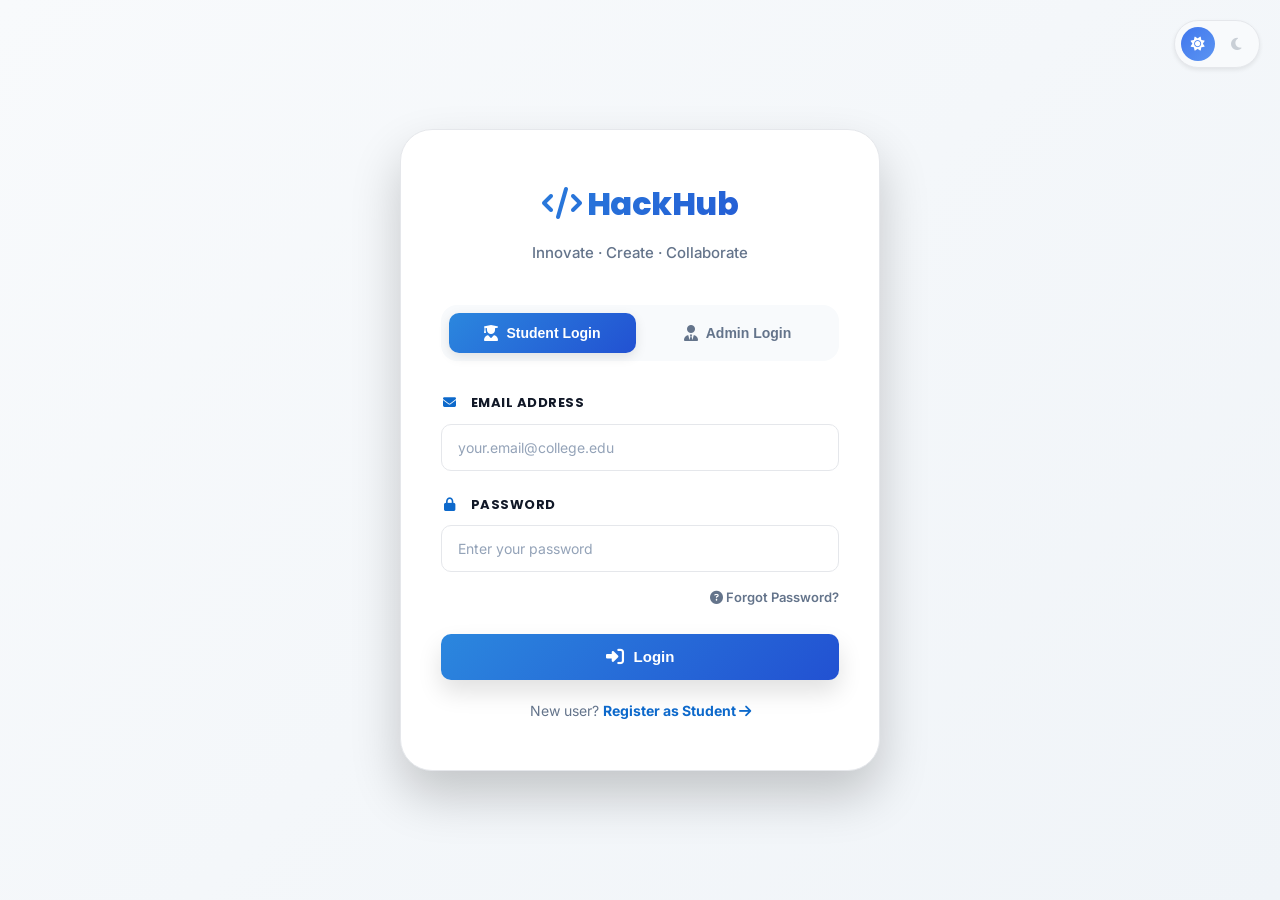
<file: index.html>
<!DOCTYPE html>
<html lang="en">

<head>
    <meta charset="UTF-8">
    <meta name="viewport" content="width=device-width, initial-scale=1.0">
    <title>Hackathon Management System</title>
    <link rel="stylesheet" href="https://cdnjs.cloudflare.com/ajax/libs/font-awesome/6.4.0/css/all.min.css">
    <link rel="stylesheet" href="styles.css">
</head>

<body class="login-page">
    <!-- Dark Mode Toggle -->
    <div class="dark-mode-toggle" onclick="toggleDarkMode()">
        <i class="fas fa-sun"></i>
        <i class="fas fa-moon"></i>
    </div>

    <div class="login-container">
        <div class="login-card">
            <div class="login-header">
                <h1><i class="fas fa-code"></i> HackHub</h1>
                <p>Innovate · Create · Collaborate</p>
            </div>

            <!-- Login Section -->
            <div id="loginSection">
                <div class="login-tabs">
                    <button class="tab-btn active" onclick="switchTab('student')">
                        <i class="fas fa-user-graduate"></i> Student Login
                    </button>
                    <button class="tab-btn" onclick="switchTab('admin')">
                        <i class="fas fa-user-tie"></i> Admin Login
                    </button>
                </div>

                <form onsubmit="handleLogin(event)">
                    <div class="form-group">
                        <label><i class="fas fa-envelope"></i> Email Address</label>
                        <input type="email" id="email" placeholder="your.email@college.edu" required>
                    </div>

                    <div class="form-group">
                        <label><i class="fas fa-lock"></i> Password</label>
                        <input type="password" id="password" placeholder="Enter your password" required>
                        <div class="forgot-password">
                            <a href="#" onclick="showForgotPassword()">
                                <i class="fas fa-question-circle"></i> Forgot Password?
                            </a>
                        </div>
                    </div>

                    <button type="submit" class="login-btn">
                        <i class="fas fa-sign-in-alt"></i> Login
                    </button>

                    <p class="register-link" id="registerLinkContainer">
                        New user?
                        <a href="#" onclick="showRegistration()">
                            Register as Student <i class="fas fa-arrow-right"></i>
                        </a>
                    </p>
                </form>
            </div>

            <!-- Registration Section -->
            <div id="registrationSection" style="display: none;">
                <div class="login-header">
                    <h2 id="registrationTitle">Student Registration</h2>
                    <p>Student ID will be auto-generated</p>
                </div>

                <form onsubmit="handleRegistration(event)">
                    <div class="form-group">
                        <label><i class="fas fa-user"></i> Full Name</label>
                        <input type="text" id="regName" placeholder="Enter your full name" required>
                    </div>

                    <div class="form-group">
                        <label><i class="fas fa-university"></i> College Name</label>
                        <input type="text" id="regCollegeName" placeholder="Enter your college name" required>
                    </div>

                    <div class="form-group">
                        <label><i class="fas fa-envelope"></i> Email Address</label>
                        <input type="email" id="regEmail" placeholder="your.email@college.edu" required>
                    </div>

                    <div class="form-row">
                        <div class="form-group">
                            <label><i class="fas fa-lock"></i> Password</label>
                            <input type="password" id="regPassword" placeholder="Create password" required>
                        </div>
                        <div class="form-group">
                            <label><i class="fas fa-lock"></i> Confirm</label>
                            <input type="password" id="regConfirmPassword" placeholder="Confirm password" required>
                        </div>
                    </div>

                    <div id="studentRegFields">
                        <div class="form-row">
                            <div class="form-group">
                                <label><i class="fas fa-building"></i> Department</label>
                                <select id="regDepartment">
                                    <option value="">Select Department</option>
                                    <option value="Computer Science">Computer Science</option>
                                    <option value="Information Technology">Information Technology</option>
                                    <option value="Electronics">Electronics</option>
                                    <option value="Mechanical">Mechanical</option>
                                    <option value="Civil">Civil</option>
                                    <option value="Electrical">Electrical</option>
                                    <option value="MBA">MBA</option>
                                    <option value="BCA">BCA</option>
                                    <option value="MCA">MCA</option>
                                    <option value="Other">Other</option>
                                </select>
                            </div>
                            <div class="form-group">
                                <label><i class="fas fa-calendar"></i> Year</label>
                                <select id="regYear">
                                    <option value="">Select Year</option>
                                    <option value="1">1st Year</option>
                                    <option value="2">2nd Year</option>
                                    <option value="3">3rd Year</option>
                                    <option value="4">4th Year</option>
                                </select>
                            </div>
                        </div>
                    </div>

                    <button type="submit" class="login-btn">
                        <i class="fas fa-user-plus"></i> Register
                    </button>

                    <p class="register-link">
                        Already have an account?
                        <a href="#" onclick="showLogin()">
                            Login here <i class="fas fa-arrow-right"></i>
                        </a>
                    </p>
                </form>
            </div>

            <!-- Forgot Password Section -->
            <div id="forgotSection" style="display: none;">
                <div class="login-header">
                    <h2><i class="fas fa-key"></i> Reset Password</h2>
                    <p>Enter your email and new password</p>
                </div>

                <form onsubmit="handleForgotPassword(event)">
                    <div class="form-group">
                        <label><i class="fas fa-envelope"></i> Email</label>
                        <input type="email" id="forgotEmail" placeholder="Enter your email" required>
                    </div>

                    <div class="form-group">
                        <label><i class="fas fa-lock"></i> New Password</label>
                        <input type="password" id="forgotPassword" placeholder="Enter new password" required>
                    </div>

                    <button type="submit" class="login-btn">
                        <i class="fas fa-sync"></i> Update Password
                    </button>

                    <p class="register-link">
                        Remember password?
                        <a href="#" onclick="showLogin()">
                            Login here <i class="fas fa-arrow-right"></i>
                        </a>
                    </p>
                </form>
            </div>
        </div>
    </div>

    <script>
        // Auto-redirect if already logged in
        window.addEventListener('load', () => {
            const currentUser = localStorage.getItem('currentUser');
            const userType = localStorage.getItem('userType');

            if (currentUser && userType) {
                if (userType === 'admin') {
                    window.location.href = 'admin.html';
                } else if (userType === 'student') {
                    window.location.href = 'student.html';
                }
            }
        });

        // Tab switching
        function switchTab(type) {
            const tabs = document.querySelectorAll('.tab-btn');
            tabs.forEach(tab => tab.classList.remove('active'));
            event.target.classList.add('active');

            const emailInput = document.getElementById('email');
            const registerLinkContainer = document.getElementById('registerLinkContainer');

            if (type === 'admin') {
                emailInput.placeholder = 'admin@college.edu';
                registerLinkContainer.innerHTML = '';
            } else {
                emailInput.placeholder = 'your.email@college.edu';
                registerLinkContainer.innerHTML = 'New user? <a href="#" onclick="showRegistration()">Register as Student <i class="fas fa-arrow-right"></i></a>';
            }
        }

        // Show/Hide sections
        function showRegistration() {
            const activeTab = document.querySelector('.tab-btn.active').textContent;
            const regTitle = document.getElementById('registrationTitle');
            const studentFields = document.getElementById('studentRegFields');

            if (activeTab.includes('Admin')) {
                regTitle.textContent = 'Admin Registration';
                studentFields.style.display = 'none';
            } else {
                regTitle.textContent = 'Student Registration';
                studentFields.style.display = 'block';
            }

            document.getElementById('loginSection').style.display = 'none';
            document.getElementById('registrationSection').style.display = 'block';
        }

        function showLogin() {
            document.getElementById('loginSection').style.display = 'block';
            document.getElementById('registrationSection').style.display = 'none';
            document.getElementById('forgotSection').style.display = 'none';
        }

        function showForgotPassword() {
            document.getElementById('loginSection').style.display = 'none';
            document.getElementById('registrationSection').style.display = 'none';
            document.getElementById('forgotSection').style.display = 'block';
        }

        // Generate random Student ID between 100001 and 999999
        function generateStudentId() {
            return Math.floor(Math.random() * (999999 - 100001 + 1)) + 100001;
        }

        // Handle Login
        async function handleLogin(event) {
            event.preventDefault();

            let activeTab = document.querySelector('.tab-btn.active').textContent;
            let expectedRole = activeTab.includes('Admin') ? 'admin' : 'student';

            let email = document.getElementById("email").value;
            let password = document.getElementById("password").value;

            let formData = new FormData();
            formData.append("email", email);
            formData.append("password", password);

            try {
                let response = await fetch("login.php", {
                    method: "POST",
                    body: formData
                });

                let text = await response.text();
                console.log("Server Response:", text);

                let result;
                try {
                    result = JSON.parse(text);
                } catch (e) {
                    alert("Server error. Please try again.");
                    console.error("Invalid JSON:", text);
                    return;
                }

                /* ADMIN LOGIN */
                if (result.type === "admin") {
                    if (expectedRole !== "admin") {
                        alert("Please login through Admin Login tab.");
                        return;
                    }

                    localStorage.setItem("userType", "admin");
                    localStorage.setItem("currentUser", JSON.stringify(result));
                    window.location.href = "admin.html";
                    return;
                }

                /* STUDENT LOGIN */
                if (result.type === "student") {
                    if (expectedRole !== "student") {
                        alert("Please login through Student Login tab.");
                        return;
                    }

                    localStorage.setItem("userType", "student");
                    localStorage.setItem("currentUser", JSON.stringify(result));
                    window.location.href = "student.html";
                    return;
                }

                /* INVALID LOGIN */
                if (result.type === "invalid") {
                    alert("Invalid email or password");
                    return;
                }

            } catch (error) {
                console.error("Login Error:", error);
                alert("Server error. Please try again.");
            }
        }

        // Handle Registration
        async function handleRegistration(event) {
            event.preventDefault();

            let name = document.getElementById("regName").value;
            let collegeName = document.getElementById("regCollegeName").value;
            let email = document.getElementById("regEmail").value;
            let password = document.getElementById("regPassword").value;
            let confirmPassword = document.getElementById("regConfirmPassword").value;
            let department = document.getElementById("regDepartment").value;
            let year = document.getElementById("regYear").value;

            if (password !== confirmPassword) {
                alert("Passwords do not match");
                return;
            }

            if (!collegeName) {
                alert("Please enter your college name");
                return;
            }

            let formData = new FormData();
            formData.append("name", name);
            formData.append("college_name", collegeName);
            formData.append("email", email);
            formData.append("password", password);
            formData.append("department", department);
            formData.append("year", year);

            try {
                let response = await fetch("register.php", {
                    method: "POST",
                    body: formData
                });

                let result = await response.text();

                if (result.trim() === "success") {
                    alert("Registration successful!\nPlease login.");
                    showLogin();
                }
                else if (result.trim() === "email_exists") {
                    alert("Email already exists");
                }
                else {
                    alert(" Registration failed");
                }

            } catch (error) {
                console.error("Registration Error:", error);
                alert("Server error. Try again.");
            }
        }

        // Handle Forgot Password
        async function handleForgotPassword(event) {
            event.preventDefault();

            let email = document.getElementById("forgotEmail").value;
            let newPassword = document.getElementById("forgotPassword").value;

            let formData = new FormData();
            formData.append("email", email);
            formData.append("new_password", newPassword);

            try {
                let response = await fetch("forgot_password.php", {
                    method: "POST",
                    body: formData
                });

                let result = await response.text();
                alert(result);

                if (result.includes("success")) {
                    showLogin();
                }
            } catch (error) {
                alert("Error resetting password");
                console.error(error);
            }
        }



        document.addEventListener("DOMContentLoaded", function () {

            const mode = localStorage.getItem("authMode");

            if (mode === "register") {
                showRegisterForm();
            } else {
                showLoginForm();
            }

        });




    </script>

    <script>



        document.addEventListener("DOMContentLoaded", function () {

            const mode = localStorage.getItem("authMode");

            if (mode === "register") {
                showRegisterForm();
            } else {
                showLoginForm();
            }

            // clear after use
            localStorage.removeItem("authMode");
        });
        function showLoginForm() {
            document.getElementById("loginSection").style.display = "block";
            document.getElementById("registrationSection").style.display = "none";
            document.getElementById("forgotSection").style.display = "none";
        }

        function showRegisterForm() {
            document.getElementById("loginSection").style.display = "none";
            document.getElementById("registrationSection").style.display = "block";
            document.getElementById("forgotSection").style.display = "none";
        }

        // Dark Mode Toggle
        function toggleDarkMode() {
            document.body.classList.toggle('dark-mode');
            localStorage.setItem('darkMode', document.body.classList.contains('dark-mode'));
        }

        // Load dark mode preference
        if (localStorage.getItem('darkMode') === 'true') {
            document.body.classList.add('dark-mode');
        }

    </script>
</body>

</html>
</file>
<file: styles.css>
/* Enterprise-Grade Professional Dashboard Theme  */
@import url('https://fonts.googleapis.com/css2?family=Poppins:wght@300;400;500;600;700;800;900&family=Inter:wght@300;400;500;600;700;800&display=swap');
@import url('https://cdnjs.cloudflare.com/ajax/libs/font-awesome/6.4.0/css/all.min.css');

:root {
    /* Unified Theme Palette - Light Blue Theme */
    --primary-color: #0d69cb;
    --primary-dark: #0e4490;
    --primary-light: #0669d4;
    --secondary-color: #0666d4;
    --accent-color: #0860b2;
    --success-color: #10b981;
    --warning-color: #f59e0b;
    --danger-color: #ef4444;
    
    /* Gradient Combinations - Light Blue Theme */
    --primary-gradient: linear-gradient(135deg, #2b87de 0%, #2251d2 100%);
    --secondary-gradient: linear-gradient(135deg, #256bb1 0%, #0e5390 100%);
    --accent-gradient: linear-gradient(135deg, #0677d4 0%, #1c5fca 100%);
    --success-gradient: linear-gradient(135deg, #10B981 0%, #34D399 100%);
    
    /* Surface Colors */
    --bg-primary: #FFFFFF;
    --bg-secondary: #F8FAFC;
    --bg-tertiary: #EFF6FF;
    --text-primary: #111827;
    --text-secondary: #64748B;
    --text-tertiary: #94A3B8;
    --border-color: #E5E7EB;
    --border-subtle: #E2E8F0;
    
    /* Shadow System */
    --shadow-xs: 0 1px 2px rgba(0, 0, 0, 0.05);
    --shadow-sm: 0 2px 4px rgba(0, 0, 0, 0.08);
    --shadow-md: 0 4px 12px rgba(0, 0, 0, 0.1);
    --shadow-lg: 0 12px 24px rgba(0, 0, 0, 0.12);
    --shadow-xl: 0 20px 40px rgba(0, 0, 0, 0.15);
    --shadow-2xl: 0 25px 50px rgba(0, 0, 0, 0.2);
    
    /* Spacing */
    --radius-sm: 6px;
    --radius-md: 10px;
    --radius-lg: 16px;
    --radius-xl: 24px;
    --radius-2xl: 32px;
}

/* Unified Dashboard Backgrounds */
.dashboard-page.student-dashboard,
.dashboard-page.admin-dashboard {
    background: linear-gradient(135deg, #EFF6FF 0%, #DBEAFE 100%);
    background-attachment: fixed;
    overflow: auto;
    scrollbar-width: none;
}

body.dark-mode.dashboard-page.student-dashboard,
body.dark-mode.dashboard-page.admin-dashboard {
    background: linear-gradient(135deg, #0F172A 0%, #1E293B 100%);
}

* {
    margin: 0;
    padding: 0;
    box-sizing: border-box;
}

html {
    scroll-behavior: smooth;
    overflow: auto;
    scrollbar-width: none;
    box-sizing: border-box;
}

html::-webkit-scrollbar {
    display: none;
}

body {
    font-family: 'Inter', -apple-system, BlinkMacSystemFont, 'Segoe UI', sans-serif;
    background: linear-gradient(135deg, #F8FAFC 0%, #EFF6FF 100%);
    background-attachment: fixed;
    color: var(--text-primary);
    line-height: 1.6;
    min-height: 100vh;
    overflow: auto;
    scrollbar-width: none;
    margin: 0;
    padding: 0;
}

body::-webkit-scrollbar {
    display: none;
}

/* Dark Mode Styles */
body.dark-mode {
    --bg-primary: #161B22;
    --bg-secondary: #0D1117;
    --bg-tertiary: #111827;
    --text-primary: #E6EDF3;
    --text-secondary: #8B94A0;
    --text-tertiary: #94A3B8;
    --border-color: #30363D;
    --border-subtle: #21262D;
    background: linear-gradient(135deg, #0D1117 0%, #161B22 100%);
}

/* Prevent text selection for UI elements */
button, a, [role="button"] {
    user-select: none;
}

/* ==================== DARK MODE TOGGLE ==================== */
.dark-mode-toggle {
    display: flex;
    align-items: center;
    gap: 4px;
    background: var(--bg-secondary);
    border-radius: 50px;
    padding: 6px;
    cursor: pointer;
    border: 1px solid var(--border-color);
    transition: all 0.3s cubic-bezier(0.4, 0, 0.2, 1);
    box-shadow: var(--shadow-sm);
}

.dark-mode-toggle:hover {
    box-shadow: var(--shadow-md);
}

.dark-mode-toggle i {
    width: 34px;
    height: 34px;
    display: flex;
    align-items: center;
    justify-content: center;
    border-radius: 50%;
    font-size: 14px;
    transition: all 0.3s ease;
}

.dark-mode-toggle .fa-sun {
    color: #f59e0b;
}

.dark-mode-toggle .fa-moon {
    color: #c9cfd6;
}

body:not(.dark-mode) .dark-mode-toggle .fa-sun {    
    background: linear-gradient(135deg, #4077ed 0%, #5c95f2 100%);
    color: white;
}

body.dark-mode .dark-mode-toggle .fa-moon {
    background: linear-gradient(135deg, #131414 0%, #bcd9e0 100%);
    color: white;
}

.login-page .dark-mode-toggle {
    position: fixed;
    top: 20px;
    right: 20px;
    z-index: 9999;
}

/* ==================== LOGIN PAGE STYLES ==================== */
.login-page {
    min-height: 100vh;
    display: flex;
    align-items: center;
    justify-content: center;
    padding: 20px;
    background: linear-gradient(135deg, #f8fafc 0%, #f0f4f8 100%);
    background-attachment: fixed;
}

body.dark-mode .login-page {
    background: linear-gradient(135deg, #0f172a 0%, #1a1f35 100%);
}

.login-container {
    width: 100%;
    max-width: 480px;
    animation: slideUpFade 0.6s cubic-bezier(0.34, 1.56, 0.64, 1);
}

@keyframes slideUpFade {
    from {
        opacity: 0;
        transform: translateY(30px);
    }
    to {
        opacity: 1;
        transform: translateY(0);
    }
}

.login-card {
    background: var(--bg-primary);
    border-radius: var(--radius-2xl);
    box-shadow: var(--shadow-2xl);
    padding: 48px 40px;
    border: 1px solid var(--border-color);
    backdrop-filter: blur(10px);
}

.login-header {
    text-align: center;
    margin-bottom: 40px;
}

.login-header h1 {
    font-size: 32px;
    font-weight: 800;
    background: var(--primary-gradient);
    -webkit-background-clip: text;
    -webkit-text-fill-color: transparent;
    background-clip: text;
    margin-bottom: 12px;
    letter-spacing: -0.5px;
}

.login-header p {
    color: var(--text-secondary);
    font-size: 15px;
    font-weight: 500;
}

.login-tabs {
    display: flex;
    gap: 8px;
    background: var(--bg-secondary);
    padding: 8px;
    border-radius: var(--radius-lg);
    margin-bottom: 32px;
}

.tab-btn {
    flex: 1;
    padding: 12px 16px;
    border: none;
    background: transparent;
    border-radius: var(--radius-md);
    font-weight: 600;
    font-size: 14px;
    color: var(--text-secondary);
    cursor: pointer;
    transition: all 0.3s cubic-bezier(0.4, 0, 0.2, 1);
    display: flex;
    align-items: center;
    justify-content: center;
    gap: 8px;
}

.tab-btn i {
    font-size: 16px;
}

.tab-btn.active {
    background: var(--primary-gradient);
    color: white;
    box-shadow: var(--shadow-md);
}

.tab-btn:hover:not(.active) {
    color: var(--text-primary);
}

.form-group {
    margin-bottom: 18px;
}

.form-group label {
    display: block;
    font-size: 13px;
    font-weight: 600;
    color: var(--text-primary);
    margin-bottom: 8px;
    text-transform: uppercase;
    letter-spacing: 0.5px;
}

.form-group label i {
    color: var(--primary-color);
    margin-right: 6px;
    width: 18px;
}

.form-group input,
.form-group select,
.form-group textarea {
    width: 100%;
    padding: 12px 16px;
    border: 1.5px solid var(--border-color);
    border-radius: var(--radius-md);
    font-size: 14px;
    font-family: inherit;
    background: var(--bg-primary);
    color: var(--text-primary);
    transition: all 0.3s cubic-bezier(0.4, 0, 0.2, 1);
}

.form-group input::placeholder,
.form-group textarea::placeholder {
    color: var(--text-tertiary);
}

.form-group input:focus,
.form-group select:focus,
.form-group textarea:focus {
    outline: none;
    border-color: var(--primary-color);
    box-shadow: 0 0 0 4px rgba(99, 102, 241, 0.1);
    background: var(--bg-primary);
}

.form-row {
    display: grid;
    grid-template-columns: 1fr 1fr;
    gap: 16px;
    margin-bottom: 18px;
}

.login-btn {
    width: 100%;
    padding: 14px 24px;
    border: none;
    border-radius: var(--radius-md);
    font-size: 15px;
    font-weight: 700;
    cursor: pointer;
    transition: all 0.3s cubic-bezier(0.4, 0, 0.2, 1);
    background: var(--primary-gradient);
    color: white;
    margin-bottom: 16px;
    display: flex;
    align-items: center;
    justify-content: center;
    gap: 10px;
    box-shadow: var(--shadow-lg);
}

.login-btn:hover {
    transform: translateY(-2px);
    box-shadow: var(--shadow-xl);
}

.login-btn:active {
    transform: translateY(0);
}

.login-btn i {
    font-size: 18px;
}

.register-link {
    text-align: center;
    color: var(--text-secondary);
    font-size: 14px;
    margin-top: 20px;
}

.register-link a {
    color: var(--primary-color);
    text-decoration: none;
    font-weight: 700;
    transition: all 0.3s ease;
}

.register-link a:hover {
    color: var(--secondary-color);
    text-decoration: underline;
}

.forgot-password {
    text-align: right;
    margin-top: 12px;
}

.forgot-password a {
    color: var(--text-secondary);
    text-decoration: none;
    font-size: 13px;
    font-weight: 600;
    transition: all 0.3s ease;
}

.forgot-password a:hover {
    color: var(--primary-color);
}

/* ==================== DASHBOARD LAYOUT ==================== */
.dashboard-container {
    min-height: 100vh;
    background: var(--bg-secondary);
    display: flex;
    flex-direction: column;
}

.dashboard-header {
    background: var(--bg-primary);
    border-bottom: 1px solid var(--border-color);
    box-shadow: var(--shadow-md);
    position: sticky;
    top: 0;
    z-index: 100;
    padding: 0 32px;
    transition: all 0.3s ease;
}

.header-content {
    display: flex;
    justify-content: space-between;
    align-items: center;
    height: 80px;
}

.header-left {
    display: flex;
    align-items: center;
    gap: 24px;
}

.menu-toggle {
    font-size: 24px;
    color: var(--text-primary);
    background: transparent;
    border: none;
    cursor: pointer;
    width: 44px;
    height: 44px;
    border-radius: var(--radius-lg);
    display: flex;
    align-items: center;
    justify-content: center;
    transition: all 0.3s cubic-bezier(0.4, 0, 0.2, 1);
}

.menu-toggle:hover {
    background: var(--bg-secondary);
    color: var(--primary-color);
}

.header-content h1 {
    font-size: 26px;
    font-weight: 800;
    background: var(--primary-gradient);
    -webkit-background-clip: text;
    -webkit-text-fill-color: transparent;
    background-clip: text;
}

.header-icons {
    display: flex;
    align-items: center;
    gap: 24px;
}

/* Profile & Settings Dropdowns */
.top-right-profile,
.settings-menu {
    position: relative;
}

.profile-trigger,
.settings-logo {
    width: 44px;
    height: 44px;
    border-radius: var(--radius-lg);
    background: var(--bg-secondary);
    display: flex;
    align-items: center;
    justify-content: center;
    cursor: pointer;
    transition: all 0.3s cubic-bezier(0.4, 0, 0.2, 1);
    border: 1px solid transparent;
    font-size: 20px;
}

.profile-trigger,
.settings-logo {
    color: var(--text-primary);
}

.profile-trigger:hover,
.settings-logo:hover {
    background: var(--primary-gradient);
    color: white;
    transform: scale(1.05);
    box-shadow: var(--shadow-md);
}

.profile-dropdown,
.settings-dropdown {
    position: absolute;
    right: 0;
    top: 120%;
    width: 280px;
    background: var(--bg-primary);
    border-radius: var(--radius-lg);
    box-shadow: var(--shadow-2xl);
    border: 1px solid var(--border-color);
    padding: 16px;
    display: none;
    z-index: 1000;
    animation: dropdownSlide 0.3s cubic-bezier(0.4, 0, 0.2, 1);
}

@keyframes dropdownSlide {
    from {
        opacity: 0;
        transform: translateY(-12px);
    }
    to {
        opacity: 1;
        transform: translateY(0);
    }
}

.top-right-profile.active .profile-dropdown,
.settings-menu.active .settings-dropdown {
    display: block;
}

.profile-dropdown h4,
.settings-dropdown h3 {
    font-size: 16px;
    font-weight: 700;
    color: var(--text-primary);
    margin-bottom: 16px;
    padding-bottom: 12px;
    border-bottom: 1px solid var(--border-color);
}

.profile-dropdown p,
.settings-dropdown p {
    color: var(--text-secondary);
    margin-bottom: 10px;
    font-size: 14px;
    cursor: pointer;
    padding: 10px;
    border-radius: var(--radius-md);
    transition: all 0.3s ease;
}

.profile-dropdown p:hover,
.settings-dropdown p:hover {
    background: var(--bg-secondary);
    color: var(--primary-color);
}

.profile-dropdown p span {
    color: var(--primary-color);
    font-weight: 700;
    margin-left: 6px;
}

/* Sidebar - Narrow Collapsed by Default - Fixed without scroll */
.sidebar {
    position: fixed;
    top: 90px;
    left: 0;
    width: 80px;
    height: calc(100vh - 90px);
    background: var(--bg-primary);
    border-right: 1px solid var(--border-color);
    box-shadow: 0 2px 8px rgba(0, 0, 0, 0.05);
    transition: width 0.3s cubic-bezier(0.4, 0, 0.2, 1);
    z-index: 99;
    overflow: hidden;
    display: flex;
    flex-direction: column;
}

.sidebar.active {
    width: 260px;
}

.sidebar.active {
    width: 260px;
}

.sidebar .nav-menu {
    overflow: hidden;
    max-height: calc(100vh - 180px);
}

.sidebar-close-arrow {
    position: absolute;
    top: 16px;
    right: 16px;
    background: transparent;
    border: none;
    font-size: 24px;
    color: var(--text-secondary);
    cursor: pointer;
    width: 40px;
    height: 40px;
    border-radius: var(--radius-lg);
    display: flex;
    align-items: center;
    justify-content: center;
    transition: all 0.3s ease;
}

.sidebar-close-arrow:hover {
    background: var(--bg-secondary);
    color: var(--primary-color);
}

.sidebar-user-header {
    padding: 20px 15px;
    text-align: center;
    border-bottom: 1px solid var(--border-color);
    display: flex;
    flex-direction: column;
    align-items: center;
    gap: 8px;
}

.sidebar-avatar {
    width: 48px;
    height: 48px;
    border-radius: 10px;
    background: var(--primary-gradient);
    display: flex;
    align-items: center;
    justify-content: center;
    margin: 0 auto;
    font-size: 22px;
    color: white;
    font-weight: 700;
    flex-shrink: 0;
}

.sidebar-user-header h3 {
    color: var(--text-primary);
    font-size: 10px;
    font-weight: 700;
    margin-bottom: 0;
    opacity: 0;
    transition: opacity 0.3s ease;
    height: 1.2rem;
}

.sidebar.active .sidebar-user-header h3 {
    opacity: 1;
}

.sidebar.active .sidebar-user-header h3 {
    opacity: 1;
}

.sidebar-user-header p {
    color: var(--text-secondary);
    font-size: 10px;
    font-weight: 500;
    opacity: 0;
    transition: opacity 0.3s ease;
    margin: 0;
    height: 1rem;
    line-height: 1rem;
}

.sidebar.active .sidebar-user-header p {
    opacity: 1;
}

.sidebar.active .sidebar-user-header p {
    opacity: 1;
}

.nav-menu {
    list-style: none;
    padding: 12px 0;
}

.nav-link {
    display: flex;
    flex-direction: column;
    align-items: center;
    gap: 4px;
    padding: 10px 8px;
    color: var(--text-secondary);
    text-decoration: none;
    font-weight: 600;
    transition: all 0.3s cubic-bezier(0.4, 0, 0.2, 1);
    border-left: 3px solid transparent;
    margin: 0 6px;
    border-radius: 8px;
    border-left: 0;
    justify-content: center;
    font-size: 10px;
    white-space: nowrap;
}

.nav-link span {
    opacity: 0;
    transition: opacity 0.3s ease;
    font-size: 10px;
}

.sidebar.active .nav-link {
    flex-direction: row;
    padding: 12px 15px;
    margin: 0;
    gap: 12px;
}

.sidebar.active .nav-link span {
    opacity: 1;
    font-size: 0.95rem;
}

.nav-link i {
    width: 20px;
    font-size: 20px;
    color: var(--text-secondary);
    transition: color 0.3s ease;
}

.nav-link:hover {
    background: var(--bg-secondary);
    color: var(--primary-color);
}

.nav-link:hover i {
    color: var(--primary-color);
}

.nav-link.active {
    background: linear-gradient(90deg, rgba(6, 182, 212, 0.1) 0%, transparent 100%);
    color: var(--primary-color);
    border-left-color: transparent;
    font-weight: 700;
}



/* Main Content */
.main-content {
    flex: 1;
    padding: 32px 32px 60px 32px;
    margin-left: 0;
    transition: margin-left 0.3s ease;
    overflow-y: auto;
    overflow-x: hidden;
    height: calc(100vh - 90px);
    box-sizing: border-box;
}

.main-content::-webkit-scrollbar {
    width: 8px;
}

.main-content::-webkit-scrollbar-track {
    background: transparent;
    margin-top: 10px;
    margin-bottom: 10px;
}

.main-content::-webkit-scrollbar-thumb {
    background: rgba(6, 182, 212, 0.4);
    border-radius: 4px;
}

.main-content::-webkit-scrollbar-thumb:hover {
    background: rgba(6, 182, 212, 0.7);
}

.content-section {
    display: none;
    animation: fadeInUp 0.4s cubic-bezier(0.4, 0, 0.2, 1);
    margin-bottom: 80px;
}

.content-section.active {
    display: block;
}

@keyframes fadeInUp {
    from {
        opacity: 0;
        transform: translateY(20px);
    }
    to {
        opacity: 1;
        transform: translateY(0);
    }
}

/* ==================== SECTION HEADER ==================== */
.section-header {
    display: flex;
    align-items: center;
    gap: 16px;
    margin-bottom: 32px;
}

.section-header h2 {
    color: var(--text-primary);
    font-size: 28px;
    font-weight: 800;
    display: flex;
    align-items: center;
    gap: 12px;
    letter-spacing: -0.5px;
}

.section-header h2 i {
    background: var(--primary-gradient);
    -webkit-background-clip: text;
    -webkit-text-fill-color: transparent;
    background-clip: text;
    font-size: 32px;
}

.back-btn {
    width: 44px;
    height: 44px;
    border-radius: var(--radius-lg);
    background: var(--bg-primary);
    border: 1.5px solid var(--border-color);
    color: var(--text-primary);
    cursor: pointer;
    display: flex;
    align-items: center;
    justify-content: center;
    transition: all 0.3s cubic-bezier(0.4, 0, 0.2, 1);
}

.back-btn:hover {
    background: var(--primary-gradient);
    color: white;
    border-color: transparent;
    transform: translateX(-2px);
}

.section-pill {
    background: var(--primary-gradient);
    color: white;
    text-align: center;
    padding: 16px 32px;
    border-radius: 50px;
    font-size: 18px;
    font-weight: 700;
    letter-spacing: 0.5px;
    margin: 0 auto 32px;
    width: fit-content;
    box-shadow: var(--shadow-lg);
}

.dashboard-banner {
    width: 100%;
    height: 200px;
    object-fit: cover;
    border-radius: var(--radius-lg);
    margin-bottom: 32px;
    box-shadow: var(--shadow-lg);
}

/* ==================== STAT GRID ==================== */
.stat-grid {
    display: grid;
    grid-template-columns: repeat(4, 1fr);
    gap: 16px;
    margin-bottom: 20px;
}

.stat-box {
    background: var(--bg-primary);
    border-radius: var(--radius-lg);
    padding: 18px;
    text-align: center;
    border: 1.5px solid var(--border-color);
    box-shadow: var(--shadow-md);
    transition: all 0.35s cubic-bezier(0.4, 0, 0.2, 1);
    position: relative;
    overflow: hidden;
}

.stat-box::before {
    content: '';
    position: absolute;
    top: 0;
    left: 0;
    right: 0;
    height: 4px;
    background: var(--primary-gradient);
}

.stat-box:hover {
    transform: translateY(-8px);
    box-shadow: var(--shadow-xl);
    border-color: var(--primary-color);
}

.stat-icon {
    width: 44px;
    height: 44px;
    border-radius: var(--radius-lg);
    background: var(--primary-gradient);
    display: flex;
    align-items: center;
    justify-content: center;
    margin: 0 auto 12px;
    color: white;
    font-size: 18px;
}

.stat-box h4 {
    color: var(--text-secondary);
    font-size: 12px;
    font-weight: 800;
    margin-bottom: 8px;
    text-transform: uppercase;
    letter-spacing: 0.6px;
}

.stat-box p {
    color: var(--text-primary);
    font-size: 28px;
    font-weight: 800;
    line-height: 1;
    margin-bottom: 8px;
}

.stat-trend {
    display: inline-flex;
    align-items: center;
    gap: 4px;
    padding: 6px 12px;
    border-radius: 999px;
    font-size: 12px;
    font-weight: 700;
    background: rgba(16, 185, 129, 0.1);
    color: var(--success-color);
}

/* ==================== PORTAL LAYOUT ==================== */
.portal-layout {
    display: grid;
    grid-template-columns: 2.2fr 1fr;
    grid-template-rows: auto auto;
    gap: 20px;
    align-items: start;
}

.dashboard-top-card {
    grid-column: 1 / -1;
    width: 100%;
}

@media (max-width: 1024px) {
    .portal-layout {
        grid-template-columns: 1fr;
    }
}

.portal-left-col {
    display: flex;
    flex-direction: column;
    gap: 16px;
}

.portal-right-col {
    background: var(--bg-primary);
    border-radius: var(--radius-lg);
    border: 1.5px solid var(--border-color);
    overflow: hidden;
    box-shadow: var(--shadow-md);
    margin-top: 0;
    align-self: start;
}

.dashboard-top-card {
    background: var(--bg-primary);
    border: 1.5px solid var(--border-color);
    border-radius: var(--radius-lg);
    box-shadow: var(--shadow-md);
    padding: 24px;
}
.portal-right-col-header {
    background: var(--primary-gradient);
    color: white;
    padding: 14px 18px;
    font-weight: 700;
    font-size: 14px;
    display: flex;
    align-items: center;
    gap: 10px;
}

.portal-right-col-header i {
    font-size: 18px;
}

.portal-side-item {
    padding: 14px 18px;
    border-bottom: 1px solid var(--border-color);
    color: var(--text-secondary);
    font-size: 13px;
    transition: all 0.3s ease;
}

.portal-side-item:hover {
    background: var(--bg-secondary);
}

.portal-side-item:last-child {
    border-bottom: none;
}

#eventsBox {
    flex: 1;
    min-height: 200px;
}

/* ==================== DASHBOARD BOXES ==================== */
.dashboard-top-row {
    display: grid;
    grid-template-columns: repeat(3, minmax(0, 1fr));
    gap: 24px;
    margin-bottom: 24px;
    align-items: stretch;
}

.dashboard-top-card {
    width: 100%;
}

.dashboard-box.welcome-box,
.dashboard-box.profile-box,
.dashboard-box.recent-activity-box {
    min-height: 360px;
}

@media (max-width: 1024px) {
    .dashboard-top-row {
        grid-template-columns: 1fr;
    }
}

@media (max-width: 768px) {
    .dashboard-top-row {
        grid-template-columns: 1fr;
        gap: 16px;
    }
    
    .portal-right-col {
        margin-top: 20px; /* Reduce margin on mobile */
    }
}

.dashboard-box {
    background: var(--bg-primary);
    border-radius: var(--radius-lg);
    border: 1.5px solid var(--border-color);
    box-shadow: var(--shadow-md);
    overflow: hidden;
}

.box-header {
    background: var(--primary-gradient);
    color: white;
    padding: 12px 16px;
    font-weight: 700;
    font-size: 14px;
    display: flex;
    align-items: center;
    gap: 8px;
}

.box-header i {
    font-size: 16px;
}

.box-content {
    padding: 16px;
}

/* Welcome Box */
.welcome-box .welcome-message {
    color: var(--text-secondary);
    font-size: 14px;
    margin-bottom: 20px;
    line-height: 1.5;
}

.welcome-stats {
    display: flex;
    gap: 20px;
    justify-content: space-around;
}

.welcome-stat {
    text-align: center;
}

.welcome-stat .stat-number {
    display: block;
    font-size: 28px;
    font-weight: 800;
    color: var(--primary-color);
    line-height: 1;
}

.welcome-stat .stat-label {
    font-size: 12px;
    color: var(--text-secondary);
    font-weight: 600;
    text-transform: uppercase;
    letter-spacing: 0.5px;
    margin-top: 4px;
}

/* Profile/Team Box */
.profile-info {
    display: flex;
    align-items: center;
    gap: 16px;
    margin-bottom: 20px;
}

.profile-avatar {
    width: 50px;
    height: 50px;
    background: var(--primary-gradient);
    border-radius: 50%;
    display: flex;
    align-items: center;
    justify-content: center;
    color: white;
    font-size: 20px;
}

.profile-details h4 {
    margin: 0 0 4px 0;
    color: var(--text-primary);
    font-size: 16px;
    font-weight: 700;
}

.profile-details p {
    margin: 0;
    color: var(--text-secondary);
    font-size: 13px;
}

.profile-details p.profile-meta {
    margin-top: 8px;
    color: var(--text-secondary);
    font-size: 13px;
}

.team-status {
    display: flex;
    justify-content: space-between;
    align-items: center;
}

.team-indicator {
    display: flex;
    align-items: center;
    gap: 8px;
    color: var(--text-secondary);
    font-size: 14px;
}

.team-indicator i {
    color: var(--warning-color);
}

.action-btn {
    background: var(--primary-gradient);
    color: white;
    border: none;
    padding: 6px 12px;
    border-radius: var(--radius-md);
    font-size: 10px;
    font-weight: 600;
    cursor: pointer;
    transition: all 0.3s ease;
}

.action-btn:hover {
    transform: translateY(-1px);
    box-shadow: var(--shadow-sm);
}

/* Performance and Actions Box */
.performance-actions-box .box-content {
    display: flex;
    flex-direction: column;
    gap: 24px;
}

.performance-section h4,
.quick-actions-section h4 {
    margin: 0 0 12px 0;
    color: var(--text-primary);
    font-size: 14px;
    font-weight: 700;
    display: flex;
    align-items: center;
    gap: 8px;
}

.performance-section h4 i,
.quick-actions-section h4 i {
    color: var(--primary-color);
}

.performance-section .stat-grid {
    display: grid;
    grid-template-columns: repeat(auto-fit, minmax(90px, 1fr));
    gap: 12px;
    margin-bottom: 16px;
}

.performance-section .chart-container {
    background: var(--bg-secondary);
    border-radius: var(--radius-md);
    padding: 10px;
    border: 1px solid var(--border-color);
}

.performance-section .chart-container h4 {
    margin-bottom: 6px;
    font-size: 13px;
}

.performance-section .chart-container p {
    color: var(--text-secondary);
    font-size: 12px;
    margin-bottom: 10px;
}

.quick-actions-section .portal-grid {
    display: grid;
    grid-template-columns: repeat(auto-fit, minmax(100px, 1fr));
    gap: 12px;
}

/* ==================== RECENT ACTIVITY BOX ==================== */
.recent-activity-box .activity-list {
    display: flex;
    flex-direction: column;
    gap: 12px;
}

.activity-item {
    display: flex;
    align-items: center;
    gap: 10px;
    padding: 8px 0;
    border-bottom: 1px solid var(--border-color);
    font-size: 13px;
    color: var(--text-secondary);
}

.activity-item:last-child {
    border-bottom: none;
}

.activity-item i {
    color: var(--primary-color);
    width: 16px;
    text-align: center;
}

/* ==================== PORTAL GRID ==================== */
.portal-grid {
    display: grid;
    grid-template-columns: repeat(4, 1fr);
    gap: 12px;
    margin-bottom: 20px;
}

.portal-card {
    background: var(--bg-primary);
    border-radius: var(--radius-lg);
    border: 1.5px solid var(--border-color);
    overflow: hidden;
    cursor: pointer;
    transition: all 0.3s cubic-bezier(0.4, 0, 0.2, 1);
    box-shadow: var(--shadow-md);
    display: flex;
    flex-direction: column;
    align-items: center;
}

.portal-card:hover {
    transform: translateY(-8px);
    box-shadow: var(--shadow-xl);
    border-color: var(--primary-color);
}

.portal-card-icon {
    padding: 16px 12px 8px;
    text-align: center;
    font-size: 28px;
    display: flex;
    align-items: center;
    justify-content: center;
    background: linear-gradient(135deg, rgba(99, 102, 241, 0.05) 0%, rgba(236, 72, 153, 0.05) 100%);
}

.portal-card-title {
    background: var(--bg-secondary);
    padding: 10px;
    text-align: center;
    font-weight: 700;
    color: var(--text-primary);
    border-top: 1px solid var(--border-color);
    font-size: 10px;
    width: 100%;
}

/* ==================== BUTTONS ==================== */
.submit-btn {
    padding: 12px 24px;
    border: none;
    border-radius: var(--radius-md);
    background: var(--primary-gradient);
    color: white;
    font-weight: 700;
    cursor: pointer;
    transition: all 0.3s cubic-bezier(0.4, 0, 0.2, 1);
    display: inline-flex;
    align-items: center;
    gap: 10px;
    font-size: 14px;
    box-shadow: var(--shadow-md);
}

.submit-btn:hover {
    transform: translateY(-2px);
    box-shadow: var(--shadow-lg);
}

.submit-btn:active {
    transform: translateY(0);
}

.submit-btn i {
    font-size: 16px;
}

.submit-btn.small {
    padding: 10px 16px;
    font-size: 13px;
}

.submit-btn.outline {
    background: transparent;
    border: 2px solid var(--primary-color);
    color: var(--primary-color);
    box-shadow: none;
}

.submit-btn.outline:hover {
    background: var(--primary-gradient);
    color: white;
    border-color: transparent;
}

.submit-btn.secondary {
    background: linear-gradient(135deg, var(--secondary-color) 0%, var(--accent-color) 100%);
}

.submit-btn.success {
    background: var(--success-gradient);
}

    .submit-btn.registered {
        background: var(--success-color);
        color: white;
        border: 1px solid transparent;
        cursor: default;
        opacity: 0.95;
    }

.judge-card,
.announcement-card {
    background: var(--bg-primary);
    border-radius: var(--radius-lg);
    padding: 24px;
    margin-bottom: 20px;
    border: 1.5px solid var(--border-color);
    box-shadow: var(--shadow-md);
    transition: all 0.3s cubic-bezier(0.4, 0, 0.2, 1);
    position: relative;
}

.hackathon-card::before,
.team-card::before,
.problem-card::before {
    content: '';
    position: absolute;
    left: 0;
    top: 0;
    bottom: 0;
    width: 4px;
    background: var(--primary-gradient);
    border-radius: var(--radius-lg) 0 0 var(--radius-lg);
}

.hackathon-card:hover,
.team-card:hover,
.problem-card:hover {
    transform: translateY(-4px);
    box-shadow: var(--shadow-lg);
    border-color: var(--primary-color);
}

.hackathon-card h3,
.team-card h3,
.problem-card h4,
.judge-card h4,
.announcement-card h4 {
    color: var(--text-primary);
    margin-bottom: 16px;
    font-size: 18px;
    font-weight: 700;
    display: flex;
    align-items: center;
    gap: 12px;
}

.hackathon-card h3 i,
.team-card h3 i,
.problem-card h4 i {
    color: var(--primary-color);
    font-size: 20px;
}

.hackathon-card p,
.team-card p,
.problem-card p,
.judge-card p,
.announcement-card p {
    color: var(--text-secondary);
    margin-bottom: 10px;
    font-size: 14px;
    line-height: 1.6;
}

.hackathon-card p strong,
.team-card p strong {
    color: var(--text-primary);
    font-weight: 700;
}

/* ==================== TABLES ==================== */
.table-container {
    background: var(--bg-primary);
    border-radius: var(--radius-lg);
    padding: 24px;
    border: 1.5px solid var(--border-color);
    overflow-x: auto;
    box-shadow: var(--shadow-md);
}

table {
    width: 100%;
    border-collapse: collapse;
}

table th {
    background: var(--bg-secondary);
    color: var(--text-primary);
    padding: 16px;
    text-align: left;
    font-weight: 700;
    font-size: 14px;
    border-bottom: 2px solid var(--border-color);
    text-transform: uppercase;
    letter-spacing: 0.5px;
}

table td {
    padding: 14px 16px;
    border-bottom: 1px solid var(--border-color);
    color: var(--text-secondary);
    font-size: 14px;
}

table tbody tr:hover td {
    background: var(--bg-secondary);
}

table tbody tr:last-child td {
    border-bottom: none;
}

/* ==================== FILTERS ==================== */
.filters-container {
    background: var(--bg-primary);
    border-radius: var(--radius-lg);
    padding: 24px;
    margin-bottom: 32px;
    display: flex;
    gap: 16px;
    flex-wrap: wrap;
    border: 1.5px solid var(--border-color);
    box-shadow: var(--shadow-md);
}

.filter-group {
    flex: 1;
    min-width: 200px;
}

.filter-group label {
    display: block;
    font-size: 13px;
    font-weight: 700;
    color: var(--text-primary);
    margin-bottom: 8px;
    text-transform: uppercase;
    letter-spacing: 0.5px;
}

.filter-group select,
.filter-group input {
    width: 100%;
    padding: 12px 16px;
    border: 1.5px solid var(--border-color);
    border-radius: var(--radius-md);
    background: var(--bg-primary);
    color: var(--text-primary);
    font-size: 14px;
    font-family: inherit;
    transition: all 0.3s ease;
}

.filter-group input::placeholder {
    color: var(--text-tertiary);
}

.filter-group input:focus,
.filter-group select:focus {
    outline: none;
    border-color: var(--primary-color);
    box-shadow: 0 0 0 4px rgba(99, 102, 241, 0.1);
}

/* ==================== LEADERBOARD ==================== */
.leaderboard-table {
    background: var(--bg-primary);
    border-radius: var(--radius-lg);
    padding: 24px;
    border: 1.5px solid var(--border-color);
    box-shadow: var(--shadow-md);
}

.leaderboard-table table {
    width: 100%;
    border-collapse: collapse;
}

.leaderboard-table table th,
.leaderboard-table table td {
    padding: 16px;
    text-align: left;
    border-bottom: 1px solid var(--border-color);
}

.leaderboard-table table th {
    background: var(--primary-gradient);
    color: white;
    font-weight: 700;
}

.leaderboard-table tbody tr:hover td {
    background: rgba(99, 102, 241, 0.05);
}

.leaderboard-table tbody tr:first-child td {
    background: linear-gradient(90deg, rgba(251, 146, 60, 0.1) 0%, rgba(251, 146, 60, 0.05) 100%);
    font-weight: 700;
}

.leaderboard-table tbody tr:nth-child(2) td {
    background: linear-gradient(90deg, rgba(168, 168, 168, 0.1) 0%, rgba(168, 168, 168, 0.05) 100%);
}

.leaderboard-table tbody tr:nth-child(3) td {
    background: linear-gradient(90deg, rgba(205, 127, 50, 0.1) 0%, rgba(205, 127, 50, 0.05) 100%);
}

/* ==================== TEAM CONTAINER ==================== */
.team-container {
    display: grid;
    grid-template-columns: 1fr 1fr;
    gap: 32px;
}

.my-team,
.create-team {
    background: var(--bg-primary);
    border-radius: var(--radius-lg);
    padding: 28px;
    border: 1.5px solid var(--border-color);
    box-shadow: var(--shadow-md);
}

.my-team h3,
.create-team h3 {
    color: var(--text-primary);
    font-size: 20px;
    font-weight: 700;
    margin-bottom: 24px;
    display: flex;
    align-items: center;
    gap: 12px;
}

.my-team h3 i,
.create-team h3 i {
    color: var(--primary-color);
    background: linear-gradient(135deg, rgba(99, 102, 241, 0.2) 0%, rgba(236, 72, 153, 0.2) 100%);
    width: 40px;
    height: 40px;
    display: flex;
    align-items: center;
    justify-content: center;
    border-radius: var(--radius-md);
}

.team-code-info {
    background: var(--bg-secondary);
    padding: 20px;
    border-radius: var(--radius-md);
    margin-top: 24px;
    border: 1px solid var(--border-color);
}

.team-code-info h4 {
    color: var(--text-primary);
    margin-bottom: 12px;
    display: flex;
    align-items: center;
    gap: 10px;
    font-size: 16px;
    font-weight: 700;
}

.team-code-info h4 i {
    color: var(--primary-color);
}

/* ==================== ADVANCED TYPOGRAPHY ==================== */
h1, h2, h3, h4, h5, h6 {
    font-family: 'Poppins', sans-serif;
    font-weight: 700;
    letter-spacing: -0.5px;
    margin: 0;
}

.section-title {
    font-family: 'Poppins', sans-serif;
    font-size: 32px;
    font-weight: 800;
    letter-spacing: -1px;
    background: linear-gradient(135deg, var(--primary-color) 0%, var(--secondary-color) 100%);
    -webkit-background-clip: text;
    -webkit-text-fill-color: transparent;
    background-clip: text;
    margin-bottom: 8px;
}

.section-subtitle {
    font-size: 15px;
    color: var(--text-secondary);
    font-weight: 500;
    margin-bottom: 32px;
}

.card-title {
    font-family: 'Poppins', sans-serif;
    font-size: 18px;
    font-weight: 700;
    color: var(--text-primary);
    margin-bottom: 12px;
}

.card-description {
    font-size: 13px;
    color: var(--text-secondary);
    line-height: 1.6;
}

/* ==================== ADVANCED BADGES & TAGS ==================== */
.badge {
    display: inline-flex;
    align-items: center;
    gap: 4px;
    padding: 6px 12px;
    border-radius: 20px;
    font-size: 12px;
    font-weight: 700;
    letter-spacing: 0.5px;
    white-space: nowrap;
    text-transform: uppercase;
}

.badge-primary {
    background: linear-gradient(135deg, rgba(88, 101, 242, 0.15) 0%, rgba(255, 165, 0, 0.1) 100%);
    color: var(--primary-color);
    border: 1px solid rgba(88, 101, 242, 0.3);
}

.badge-success {
    background: linear-gradient(135deg, rgba(46, 204, 113, 0.15) 0%, rgba(46, 204, 113, 0.1) 100%);
    color: var(--success-color);
    border: 1px solid rgba(46, 204, 113, 0.3);
}

.badge-warning {
    background: linear-gradient(135deg, rgba(243, 156, 18, 0.15) 0%, rgba(243, 156, 18, 0.1) 100%);
    color: var(--warning-color);
    border: 1px solid rgba(243, 156, 18, 0.3);
}

.badge-danger {
    background: linear-gradient(135deg, rgba(231, 76, 60, 0.15) 0%, rgba(231, 76, 60, 0.1) 100%);
    color: var(--danger-color);
    border: 1px solid rgba(231, 76, 60, 0.3);
}

.badge i {
    font-size: 10px;
}

/* ==================== ADVANCED STAT CARDS ==================== */
.stat-box {
    background: var(--bg-primary);
    border-radius: var(--radius-lg);
    padding: 28px;
    text-align: center;
    border: 1.5px solid var(--border-color);
    box-shadow: var(--shadow-md);
    transition: all 0.4s cubic-bezier(0.4, 0, 0.2, 1);
    position: relative;
    overflow: hidden;
    display: flex;
    flex-direction: column;
    align-items: center;
    justify-content: center;
}

.stat-box::before {
    content: '';
    position: absolute;
    top: -50%;
    right: -50%;
    width: 200%;
    height: 200%;
    background: radial-gradient(circle, rgba(88, 101, 242, 0.1) 0%, transparent 70%);
    opacity: 0;
    transition: opacity 0.4s ease;
}

.stat-box:hover::before {
    opacity: 1;
}

.stat-box:hover {
    transform: translateY(-12px);
    box-shadow: var(--shadow-xl);
    border-color: var(--primary-color);
}

.stat-icon {
    width: 64px;
    height: 64px;
    border-radius: var(--radius-lg);
    background: linear-gradient(135deg, rgba(88, 101, 242, 0.15) 0%, rgba(255, 165, 0, 0.1) 100%);
    display: flex;
    align-items: center;
    justify-content: center;
    margin: 0 auto 20px;
    color: var(--primary-color);
    font-size: 28px;
    font-weight: 800;
    border: 2px solid rgba(88, 101, 242, 0.3);
}

.stat-box h4 {
    color: var(--text-secondary);
    font-size: 12px;
    font-weight: 700;
    margin-bottom: 14px;
    text-transform: uppercase;
    letter-spacing: 1px;
}

.stat-box p {
    color: var(--text-primary);
    font-size: 40px;
    font-weight: 900;
    line-height: 1;
    font-family: 'Poppins', sans-serif;
}

.stat-box .stat-trend {
    font-size: 12px;
    font-weight: 700;
    margin-top: 12px;
    padding-top: 12px;
    border-top: 1px solid var(--border-color);
}

.stat-box .stat-trend.up {
    color: var(--success-color);
}

.stat-box .stat-trend.down {
    color: var(--danger-color);
}

/* ==================== PROFESSIONAL BUTTONS ==================== */
.submit-btn {
    padding: 12px 28px;
    border: none;
    border-radius: var(--radius-md);
    background: linear-gradient(135deg, var(--primary-color) 0%, var(--secondary-color) 100%);
    color: white;
    font-weight: 700;
    cursor: pointer;
    transition: all 0.3s cubic-bezier(0.4, 0, 0.2, 1);
    display: inline-flex;
    align-items: center;
    gap: 10px;
    font-size: 14px;
    box-shadow: var(--shadow-md);
    position: relative;
    overflow: hidden;
    font-family: 'Poppins', sans-serif;
}

.submit-btn::before {
    content: '';
    position: absolute;
    top: 50%;
    left: 50%;
    width: 0;
    height: 0;
    border-radius: 50%;
    background: rgba(255, 255, 255, 0.3);
    transform: translate(-50%, -50%);
    transition: width 0.6s ease, height 0.6s ease;
}

.submit-btn:hover::before {
    width: 300px;
    height: 300px;
}

.submit-btn:hover {
    transform: translateY(-3px);
    box-shadow: var(--shadow-lg);
}

.submit-btn:active {
    transform: translateY(-1px);
}

.submit-btn i {
    font-size: 16px;
}

.submit-btn.small {
    padding: 10px 18px;
    font-size: 13px;
}

.submit-btn.outline {
    background: transparent;
    border: 2px solid var(--primary-color);
    color: var(--primary-color);
    box-shadow: none;
}

.submit-btn.outline:hover {
    background: linear-gradient(135deg, var(--primary-color) 0%, var(--secondary-color) 100%);
    color: white;
    border-color: transparent;
}

.submit-btn.secondary {
    background: linear-gradient(135deg, var(--secondary-color) 0%, var(--accent-color) 100%);
}

.submit-btn.success {
    background: linear-gradient(135deg, var(--success-color) 0%, #27ae60 100%);
}

.submit-btn.danger {
    background: linear-gradient(135deg, var(--danger-color) 0%, #c0392b 100%);
}

.submit-btn.ghost {
    background: transparent;
    border: 2px solid var(--border-color);
    color: var(--text-primary);
    box-shadow: none;
}

.submit-btn.ghost:hover {
    border-color: var(--primary-color);
    color: var(--primary-color);
    background: rgba(88, 101, 242, 0.05);
}

/* ==================== PROFESSIONAL CARDS ==================== */
.hackathon-card,
.team-card,
.problem-card,
.judge-card,
.announcement-card {
    background: var(--bg-primary);
    border-radius: var(--radius-lg);
    padding: 28px;
    margin-bottom: 24px;
    border: 1.5px solid var(--border-color);
    box-shadow: var(--shadow-md);
    transition: all 0.4s cubic-bezier(0.4, 0, 0.2, 1);
    position: relative;
    overflow: hidden;
}

.hackathon-card::before,
.team-card::before,
.problem-card::before {
    content: '';
    position: absolute;
    left: 0;
    top: 0;
    bottom: 0;
    width: 4px;
    background: linear-gradient(180deg, var(--primary-color) 0%, var(--secondary-color) 100%);
    border-radius: var(--radius-lg) 0 0 var(--radius-lg);
}

.hackathon-card:hover,
.team-card:hover,
.problem-card:hover {
    transform: translateY(-8px);
    box-shadow: var(--shadow-lg);
    border-color: var(--primary-color);
}

.hackathon-card h3,
.team-card h3,
.problem-card h4,
.judge-card h4,
.announcement-card h4 {
    color: var(--text-primary);
    margin-bottom: 16px;
    font-size: 18px;
    font-weight: 700;
    display: flex;
    align-items: center;
    gap: 12px;
    font-family: 'Poppins', sans-serif;
}

.hackathon-card h3 i,
.team-card h3 i,
.problem-card h4 i {
    color: var(--primary-color);
    font-size: 20px;
    background: rgba(88, 101, 242, 0.1);
    width: 40px;
    height: 40px;
    display: flex;
    align-items: center;
    justify-content: center;
    border-radius: var(--radius-md);
}

.hackathon-card p,
.team-card p,
.problem-card p,
.judge-card p,
.announcement-card p {
    color: var(--text-secondary);
    margin-bottom: 12px;
    font-size: 14px;
    line-height: 1.8;
}

.hackathon-card p strong,
.team-card p strong {
    color: var(--text-primary);
    font-weight: 700;
}

/* ==================== PROFESSIONAL FORMS ==================== */
.form-group {
    margin-bottom: 24px;
}

.form-group label {
    display: block;
    font-size: 13px;
    font-weight: 700;
    color: var(--text-primary);
    margin-bottom: 10px;
    text-transform: uppercase;
    letter-spacing: 0.5px;
    font-family: 'Poppins', sans-serif;
}

.form-group label i {
    color: var(--primary-color);
    margin-right: 8px;
    width: 18px;
    text-align: center;
}

.form-group input,
.form-group select,
.form-group textarea {
    width: 100%;
    padding: 14px 16px;
    border: 1.5px solid var(--border-color);
    border-radius: var(--radius-md);
    font-size: 14px;
    font-family: inherit;
    background: var(--bg-primary);
    color: var(--text-primary);
    transition: all 0.3s cubic-bezier(0.4, 0, 0.2, 1);
}

.form-group input::placeholder,
.form-group textarea::placeholder {
    color: var(--text-tertiary);
}

.form-group input:focus,
.form-group select:focus,
.form-group textarea:focus {
    outline: none;
    border-color: var(--primary-color);
    box-shadow: 0 0 0 4px rgba(88, 101, 242, 0.1);
    background: var(--bg-primary);
}

/* ==================== PROFESSIONAL DATA TABLES ==================== */
.table-container {
    background: var(--bg-primary);
    border-radius: var(--radius-lg);
    padding: 28px;
    border: 1.5px solid var(--border-color);
    overflow-x: auto;
    box-shadow: var(--shadow-md);
}

table {
    width: 100%;
    border-collapse: collapse;
}

table th {
    background: linear-gradient(135deg, rgba(88, 101, 242, 0.1) 0%, rgba(255, 165, 0, 0.05) 100%);
    color: var(--text-primary);
    padding: 18px 16px;
    text-align: left;
    font-weight: 700;
    font-size: 13px;
    border-bottom: 2px solid var(--border-color);
    text-transform: uppercase;
    letter-spacing: 0.5px;
    font-family: 'Poppins', sans-serif;
}

table td {
    padding: 16px;
    border-bottom: 1px solid var(--border-color);
    color: var(--text-secondary);
    font-size: 14px;
}

table tbody tr {
    transition: all 0.3s ease;
}

table tbody tr:hover td {
    background: linear-gradient(90deg, rgba(88, 101, 242, 0.05) 0%, transparent 100%);
    color: var(--text-primary);
}

table tbody tr:last-child td {
    border-bottom: none;
}

/* ==================== PROFESSIONAL LIST STYLING ==================== */
.info-list {
    list-style: none;
}

.info-list li {
    padding: 14px 0;
    border-bottom: 1px solid var(--border-color);
    display: flex;
    align-items: center;
    justify-content: space-between;
    font-size: 14px;
}

.info-list li:last-child {
    border-bottom: none;
}

.info-list li strong {
    color: var(--text-primary);
    font-weight: 700;
}

.info-list li span {
    color: var(--text-secondary);
}
@media (max-width: 1200px) {
    .portal-layout {
        grid-template-columns: 1fr;
    }

    .stat-grid {
        grid-template-columns: repeat(3, 1fr);
    }

    .portal-grid {
        grid-template-columns: repeat(3, 1fr);
    }

    .team-container {
        grid-template-columns: 1fr;
    }

    .main-content {
        padding: 24px;
    }
}

@media (max-width: 768px) {
    .header-content h1 {
        font-size: 20px;
    }

    .header-content {
        padding: 0 16px;
    }

    .stat-grid {
        grid-template-columns: repeat(2, 1fr);
        gap: 16px;
    }

    .portal-grid {
        grid-template-columns: repeat(2, 1fr);
        gap: 16px;
    }

    .team-container {
        grid-template-columns: 1fr;
    }

    .form-row {
        grid-template-columns: 1fr;
    }

    .filters-container {
        flex-direction: column;
    }

    .filter-group {
        min-width: auto;
    }

    .login-card {
        padding: 32px 24px;
    }

    .main-content {
        padding: 20px;
    }

    .portal-layout {
        gap: 24px;
    }

    .section-header {
        gap: 12px;
        margin-bottom: 24px;
    }

    .section-header h2 {
        font-size: 24px;
    }
}

@media (max-width: 480px) {
    .stat-grid,
    .portal-grid {
        grid-template-columns: 1fr;
    }

    .header-icons {
        gap: 12px;
    }

    .login-card {
        padding: 24px 16px;
    }

    .section-header h2 {
        font-size: 20px;
    }

    .stat-box h4 {
        font-size: 12px;
    }

    .stat-box p {
        font-size: 28px;
    }

    .form-row {
        gap: 12px;
    }
}

/* ==================== ALERTS & MESSAGES ==================== */
.alert {
    padding: 16px 20px;
    border-radius: var(--radius-md);
    margin-bottom: 20px;
    display: flex;
    align-items: center;
    gap: 12px;
    animation: slideInAlert 0.3s cubic-bezier(0.4, 0, 0.2, 1);
    border-left: 4px solid;
    font-weight: 600;
}

.alert.success {
    background: linear-gradient(135deg, rgba(16, 185, 129, 0.1) 0%, rgba(16, 185, 129, 0.05) 100%);
    color: #047857;
    border-left-color: var(--success-color);
}

body.dark-mode .alert.success {
    color: #6ee7b7;
}

.alert.error {
    background: linear-gradient(135deg, rgba(239, 68, 68, 0.1) 0%, rgba(239, 68, 68, 0.05) 100%);
    color: #991b1b;
    border-left-color: var(--danger-color);
}

body.dark-mode .alert.error {
    color: #fca5a5;
}

.alert.info {
    background: linear-gradient(135deg, rgba(59, 130, 246, 0.1) 0%, rgba(59, 130, 246, 0.05) 100%);
    color: #1e40af;
    border-left-color: var(--primary-color);
}

body.dark-mode .alert.info {
    color: #93c5fd;
}

.alert.warning {
    background: linear-gradient(135deg, rgba(245, 158, 11, 0.1) 0%, rgba(245, 158, 11, 0.05) 100%);
    color: #92400e;
    border-left-color: var(--warning-color);
}

body.dark-mode .alert.warning {
    color: #fcd34d;
}

@keyframes slideInAlert {
    from {
        opacity: 0;
        transform: translateX(-20px);
    }
    to {
        opacity: 1;
        transform: translateX(0);
    }
}

/* ==================== CHART CONTAINER ==================== */
.chart-container {
    background: var(--bg-primary);
    border-radius: var(--radius-lg);
    padding: 28px;
    border: 1.5px solid var(--border-color);
    margin-top: 32px;
    box-shadow: var(--shadow-md);
}

.performance-chart-wrapper {
    width: 100%;
    min-height: 340px;
}

.chart-canvas-container {
    width: 100%;
    min-height: 340px;
    position: relative;
}

.chart-canvas-container canvas {
    width: 100% !important;
    height: 100% !important;
}

.chart-container h3 {
    color: var(--text-primary);
    margin-bottom: 24px;
    display: flex;
    align-items: center;
    gap: 12px;
    font-size: 18px;
    font-weight: 700;
}

.chart-container h3 i {
    color: var(--primary-color);
    font-size: 20px;
}

/* ==================== LOADING & SPINNER ==================== */
.spinner {
    border: 4px solid var(--border-color);
    border-top: 4px solid var(--primary-color);
    border-radius: 50%;
    width: 44px;
    height: 44px;
    animation: spinRotate 1s linear infinite;
    margin: 24px auto;
}

@keyframes spinRotate {
    0% {
        transform: rotate(0deg);
    }
    100% {
        transform: rotate(360deg);
    }
}

/* ==================== SCROLLBAR STYLING ==================== */
::-webkit-scrollbar {
    width: 10px;
    height: 10px;
}

::-webkit-scrollbar-track {
    background: var(--bg-secondary);
}

::-webkit-scrollbar-thumb {
    background: var(--primary-color);
    border-radius: 5px;
    transition: all 0.3s ease;
}

::-webkit-scrollbar-thumb:hover {
    background: var(--primary-dark);
}

/* ==================== MISCELLANEOUS ==================== */
.popup-box {
    display: none;
    position: fixed;
    top: 50%;
    left: 50%;
    transform: translate(-50%, -50%);
    background: var(--bg-primary);
    padding: 32px;
    border-radius: var(--radius-xl);
    width: 90%;
    max-width: 450px;
    max-height: 80vh;
    overflow-y: auto;
    box-shadow: var(--shadow-2xl);
    z-index: 1001;
    animation: popupFade 0.4s cubic-bezier(0.4, 0, 0.2, 1);
    border: 1px solid var(--border-color);
    backdrop-filter: blur(10px);
}

@keyframes popupFade {
    from {
        opacity: 0;
        transform: translate(-50%, -60%);
    }
    to {
        opacity: 1;
        transform: translate(-50%, -50%);
    }
}

.close-btn {
    padding: 10px 20px;
    background: var(--bg-secondary);
    border: 1px solid var(--border-color);
    color: var(--text-primary);
    border-radius: var(--radius-md);
    cursor: pointer;
    font-weight: 600;
    transition: all 0.3s ease;
    margin-top: 16px;
}

.close-btn:hover {
    background: var(--border-color);
    color: var(--text-primary);
}

/* ==================== FORGOT PASSWORD ==================== */
#forgotSection {
    max-width: 420px;
    margin: 24px auto;
    animation: fadeInUp 0.4s cubic-bezier(0.4, 0, 0.2, 1);
}

#forgotSection h2 {
    text-align: center;
    margin-bottom: 8px;
    color: var(--text-primary);
    font-size: 24px;
    font-weight: 800;
}

#forgotSection p {
    text-align: center;
    font-size: 14px;
    color: var(--text-secondary);
    margin-bottom: 28px;
}

#forgotSection input {
    width: 100%;
    padding: 12px 16px;
    border-radius: var(--radius-md);
    border: 1.5px solid var(--border-color);
    background: var(--bg-primary);
    color: var(--text-primary);
    margin-bottom: 18px;
    font-family: inherit;
    font-size: 14px;
    transition: all 0.3s ease;
}

#forgotSection input:focus {
    border-color: var(--primary-color);
    outline: none;
    box-shadow: 0 0 0 4px rgba(99, 102, 241, 0.1);
}

#forgotSection .login-btn {
    width: 100%;
    padding: 14px 24px;
    border-radius: var(--radius-md);
    background: var(--primary-gradient);
    color: white;
    border: none;
    cursor: pointer;
    transition: all 0.3s ease;
    font-weight: 700;
}

#forgotSection .login-btn:hover {
    transform: translateY(-2px);
    box-shadow: var(--shadow-lg);
}

#forgotSection .register-link {
    text-align: center;
    margin-top: 20px;
}

#forgotSection .register-link a {
    color: var(--primary-color);
    text-decoration: none;
    font-weight: 700;
}

/* ==================== NOTIFICATION CENTER ==================== */
.notification-center {
    position: relative;
    font-family: 'Inter', sans-serif;
}

.bell-icon {
    position: relative;
    width: 44px;
    height: 44px;
    background: var(--bg-secondary);
    border-radius: var(--radius-lg);
    display: flex;
    align-items: center;
    justify-content: center;
    cursor: pointer;
    transition: all 0.3s ease;
    border: 1px solid transparent;
    font-size: 20px;
    color: var(--text-primary);
}

.bell-icon:hover {
    background: var(--primary-gradient);
    color: white;
    transform: scale(1.05);
}

.notification-badge {
    position: absolute;
    top: -8px;
    right: -8px;
    background: var(--danger-color);
    color: white;
    font-size: 10px;
    font-weight: 800;
    border-radius: 50%;
    width: 20px;
    height: 20px;
    display: flex;
    align-items: center;
    justify-content: center;
    box-shadow: var(--shadow-md);
}

.notification-dropdown {
    position: absolute;
    top: 60px;
    right: 0;
    width: 360px;
    background: var(--bg-primary);
    border-radius: var(--radius-lg);
    box-shadow: var(--shadow-2xl);
    opacity: 0;
    visibility: hidden;
    transform: translateY(-10px);
    transition: all 0.3s cubic-bezier(0.4, 0, 0.2, 1);
    z-index: 1000;
    border: 1px solid var(--border-color);
}

.notification-dropdown.open {
    opacity: 1;
    visibility: visible;
    transform: translateY(0);
}

.dropdown-header {
    display: flex;
    justify-content: space-between;
    align-items: center;
    padding: 18px 20px;
    border-bottom: 1px solid var(--border-color);
}

.dropdown-header h4 {
    font-size: 16px;
    font-weight: 700;
    color: var(--text-primary);
}

.mark-read {
    background: none;
    border: none;
    color: var(--primary-color);
    font-size: 12px;
    cursor: pointer;
    font-weight: 700;
    transition: all 0.3s ease;
}

.mark-read:hover {
    color: var(--secondary-color);
}

.notifications-list {
    max-height: 400px;
    overflow-y: auto;
}

.notification-item {
    display: flex;
    gap: 12px;
    padding: 16px 20px;
    border-bottom: 1px solid var(--border-color);
    cursor: pointer;
    transition: all 0.3s ease;
}

.notification-item:hover {
    background: var(--bg-secondary);
}

.notification-item.unread {
    background: linear-gradient(90deg, rgba(99, 102, 241, 0.05) 0%, transparent 100%);
}

.notif-icon {
    width: 40px;
    height: 40px;
    background: linear-gradient(135deg, rgba(99, 102, 241, 0.15) 0%, rgba(236, 72, 153, 0.15) 100%);
    border-radius: var(--radius-lg);
    display: flex;
    align-items: center;
    justify-content: center;
    color: var(--primary-color);
    font-size: 18px;
    flex-shrink: 0;
}

.notif-content {
    flex: 1;
}

.notif-title {
    font-weight: 700;
    font-size: 14px;
    color: var(--text-primary);
    margin-bottom: 4px;
}

.notif-message {
    font-size: 13px;
    color: var(--text-secondary);
    margin-bottom: 6px;
    line-height: 1.4;
}

.notif-time {
    font-size: 10px;
    color: var(--text-tertiary);
    font-weight: 600;
}

/* ==================== CHAT CONTAINER ==================== */
.chat-container {
    background: var(--bg-primary);
    border-radius: var(--radius-lg);
    box-shadow: var(--shadow-lg);
    display: flex;
    flex-direction: column;
    height: 500px;
    overflow: hidden;
    font-family: 'Inter', sans-serif;
    border: 1.5px solid var(--border-color);
}

.chat-header {
    background: var(--primary-gradient);
    padding: 18px 20px;
    display: flex;
    align-items: center;
    gap: 12px;
    font-weight: 700;
    color: white;
    font-size: 16px;
}

.chat-header i:first-child {
    font-size: 20px;
}

.chat-header span {
    flex: 1;
}

.chat-messages {
    flex: 1;
    padding: 20px;
    overflow-y: auto;
    background: linear-gradient(135deg, var(--bg-secondary) 0%, var(--bg-tertiary) 100%);
    display: flex;
    flex-direction: column;
    gap: 12px;
}

.message {
    display: flex;
    flex-direction: column;
    max-width: 75%;
}

.message.sent {
    align-self: flex-end;
}

.message.received {
    align-self: flex-start;
}

.message-bubble {
    padding: 12px 16px;
    border-radius: var(--radius-lg);
    font-size: 14px;
    line-height: 1.5;
    word-wrap: break-word;
    font-weight: 500;
}

.message.sent .message-bubble {
    background: var(--primary-gradient);
    color: white;
    border-bottom-right-radius: var(--radius-md);
    box-shadow: 0 2px 6px rgba(29, 78, 216, 0.2);
}

.message.received .message-bubble {
    background: white;
    color: var(--text-primary);
    border: 1px solid var(--border-color);
    border-bottom-left-radius: var(--radius-md);
    box-shadow: 0 1px 4px rgba(0, 0, 0, 0.08);
}

.sender-name {
    font-size: 12px;
    font-weight: 700;
    color: var(--primary-color);
    margin-bottom: 4px;
    padding-left: 4px;
}

.message-time {
    font-size: 10px;
    color: var(--text-tertiary);
    margin-top: 6px;
    margin-inline: 8px;
    font-weight: 600;
}

.chat-input-area {
    display: flex;
    padding: 16px;
    background: var(--bg-primary);
    border-top: 1px solid var(--border-color);
    gap: 12px;
}

.chat-input {
    flex: 1;
    padding: 12px 16px;
    border: 1.5px solid var(--border-color);
    border-radius: var(--radius-lg);
    outline: none;
    font-size: 14px;
    background: var(--bg-primary);
    color: var(--text-primary);
    font-family: inherit;
    transition: all 0.3s ease;
}

.chat-input::placeholder {
    color: var(--text-tertiary);
}

.chat-input:focus {
    border-color: var(--primary-color);
    box-shadow: 0 0 0 4px rgba(99, 102, 241, 0.1);
}

.send-btn {
    background: var(--primary-gradient);
    border: none;
    width: 44px;
    height: 44px;
    border-radius: var(--radius-lg);
    color: white;
    cursor: pointer;
    transition: all 0.3s ease;
    display: flex;
    align-items: center;
    justify-content: center;
    font-size: 18px;
    flex-shrink: 0;
    box-shadow: 0 2px 6px rgba(29, 78, 216, 0.2);
}

.send-btn:hover {
    transform: translateY(-3px);
    box-shadow: 0 4px 12px rgba(29, 78, 216, 0.3);
}

.send-btn:active {
    transform: translateY(0);
}

/* 🔥 MAIN CONTAINER BOX */
.page-container {
    max-width: 1200px;        /* controls width */
    margin: 30px auto;        /* center + top spacing */
    padding: 25px;

    background: var(--bg-primary);
    border-radius: 20px;

    border: 1px solid var(--border-color);
    box-shadow: var(--shadow-lg);

    transition: all 0.3s ease;
}

/* ✨ HOVER EFFECT (optional but nice) */
.page-container:hover {
    transform: translateY(-4px);
    box-shadow: var(--shadow-xl);
}


/* 🎯 TITLE */
.page-container .section-title {
    font-size: 30px;
    font-weight: 800;
    margin-bottom: 8px;
}

/* 📄 SUBTITLE */
.page-container .section-subtitle {
    font-size: 15px;
    color: var(--text-secondary);
}


/* 🖼️ IMAGE FIX */
.dashboard-banner {
    width: 100%;
    height: 230px;
    object-fit: cover;

    border-radius: 16px;
    margin-top: 15px;

    display: block;
}


/* 📱 RESPONSIVE */
@media (max-width: 768px) {
    .page-container {
        padding: 18px;
        margin: 15px;
    }

    .dashboard-banner {
        height: 180px;
    }
}


/* DROPDOWN BOX */
.simple-menu {
    position: absolute;
    top: 60px;
    right: 0;
    width: 220px;

    background: #f8fafc;
    border-radius: 18px;
    padding: 10px;

    box-shadow: 0 10px 30px rgba(0,0,0,0.15);

    display: none;
    animation: fadeIn 0.2s ease;
}

/* SHOW DROPDOWN */
.settings-menu.active .simple-menu {
    display: block;
}

/* MENU ITEMS */
.menu-item {
    padding: 14px 16px;
    border-radius: 12px;
    font-size: 15px;
    cursor: pointer;

    display: flex;
    align-items: center;
    gap: 10px;

    color: #475569;
    transition: 0.2s;
}

/* HOVER EFFECT */
.menu-item:hover {
    background: #e0e7ff;
    color: #4f46e5;
}

/* ACTIVE ITEM (PROFILE LIKE IMAGE) */
.menu-item:first-child {
    background: #e0e7ff;
    color: #4f46e5;
}

/* LOGOUT COLOR */
.menu-item.logout {
    color: #ef4444;
}

/* DARK MODE */
body.dark-mode .simple-menu {
    background: #1e293b;
}

body.dark-mode .menu-item {
    color: #cbd5e1;
}

body.dark-mode .menu-item:hover {
    background: #334155;
}

body.dark-mode .menu-item:first-child {
    background: #334155;
}

/* ANIMATION */
@keyframes fadeIn {
    from { opacity: 0; transform: translateY(-10px); }
    to { opacity: 1; transform: translateY(0); }
}
/ *   = = = = = = = = = = = = = = = = = = = =   M E S S A G E   S T Y L E S   = = = = = = = = = = = = = = = = = = = =   * / 
 . m e s s a g e   { 
         p a d d i n g :   1 2 p x   1 6 p x ; 
         b o r d e r - r a d i u s :   v a r ( - - r a d i u s - m d ) ; 
         f o n t - s i z e :   1 4 p x ; 
         f o n t - w e i g h t :   5 0 0 ; 
         t e x t - a l i g n :   c e n t e r ; 
         m a r g i n :   1 0 p x   0 ; 
         b o r d e r :   1 p x   s o l i d   t r a n s p a r e n t ; 
 } 
 
 . m e s s a g e . s u c c e s s   { 
         b a c k g r o u n d :   l i n e a r - g r a d i e n t ( 1 3 5 d e g ,   r g b a ( 1 6 ,   1 8 5 ,   1 2 9 ,   0 . 1 )   0 % ,   r g b a ( 5 2 ,   2 1 1 ,   1 5 3 ,   0 . 1 )   1 0 0 % ) ; 
         c o l o r :   v a r ( - - s u c c e s s - c o l o r ) ; 
         b o r d e r - c o l o r :   r g b a ( 1 6 ,   1 8 5 ,   1 2 9 ,   0 . 3 ) ; 
 } 
 
 . m e s s a g e . e r r o r   { 
         b a c k g r o u n d :   l i n e a r - g r a d i e n t ( 1 3 5 d e g ,   r g b a ( 2 3 9 ,   6 8 ,   6 8 ,   0 . 1 )   0 % ,   r g b a ( 2 4 8 ,   1 1 3 ,   1 1 3 ,   0 . 1 )   1 0 0 % ) ; 
         c o l o r :   v a r ( - - d a n g e r - c o l o r ) ; 
         b o r d e r - c o l o r :   r g b a ( 2 3 9 ,   6 8 ,   6 8 ,   0 . 3 ) ; 
 }  
 
</file>
